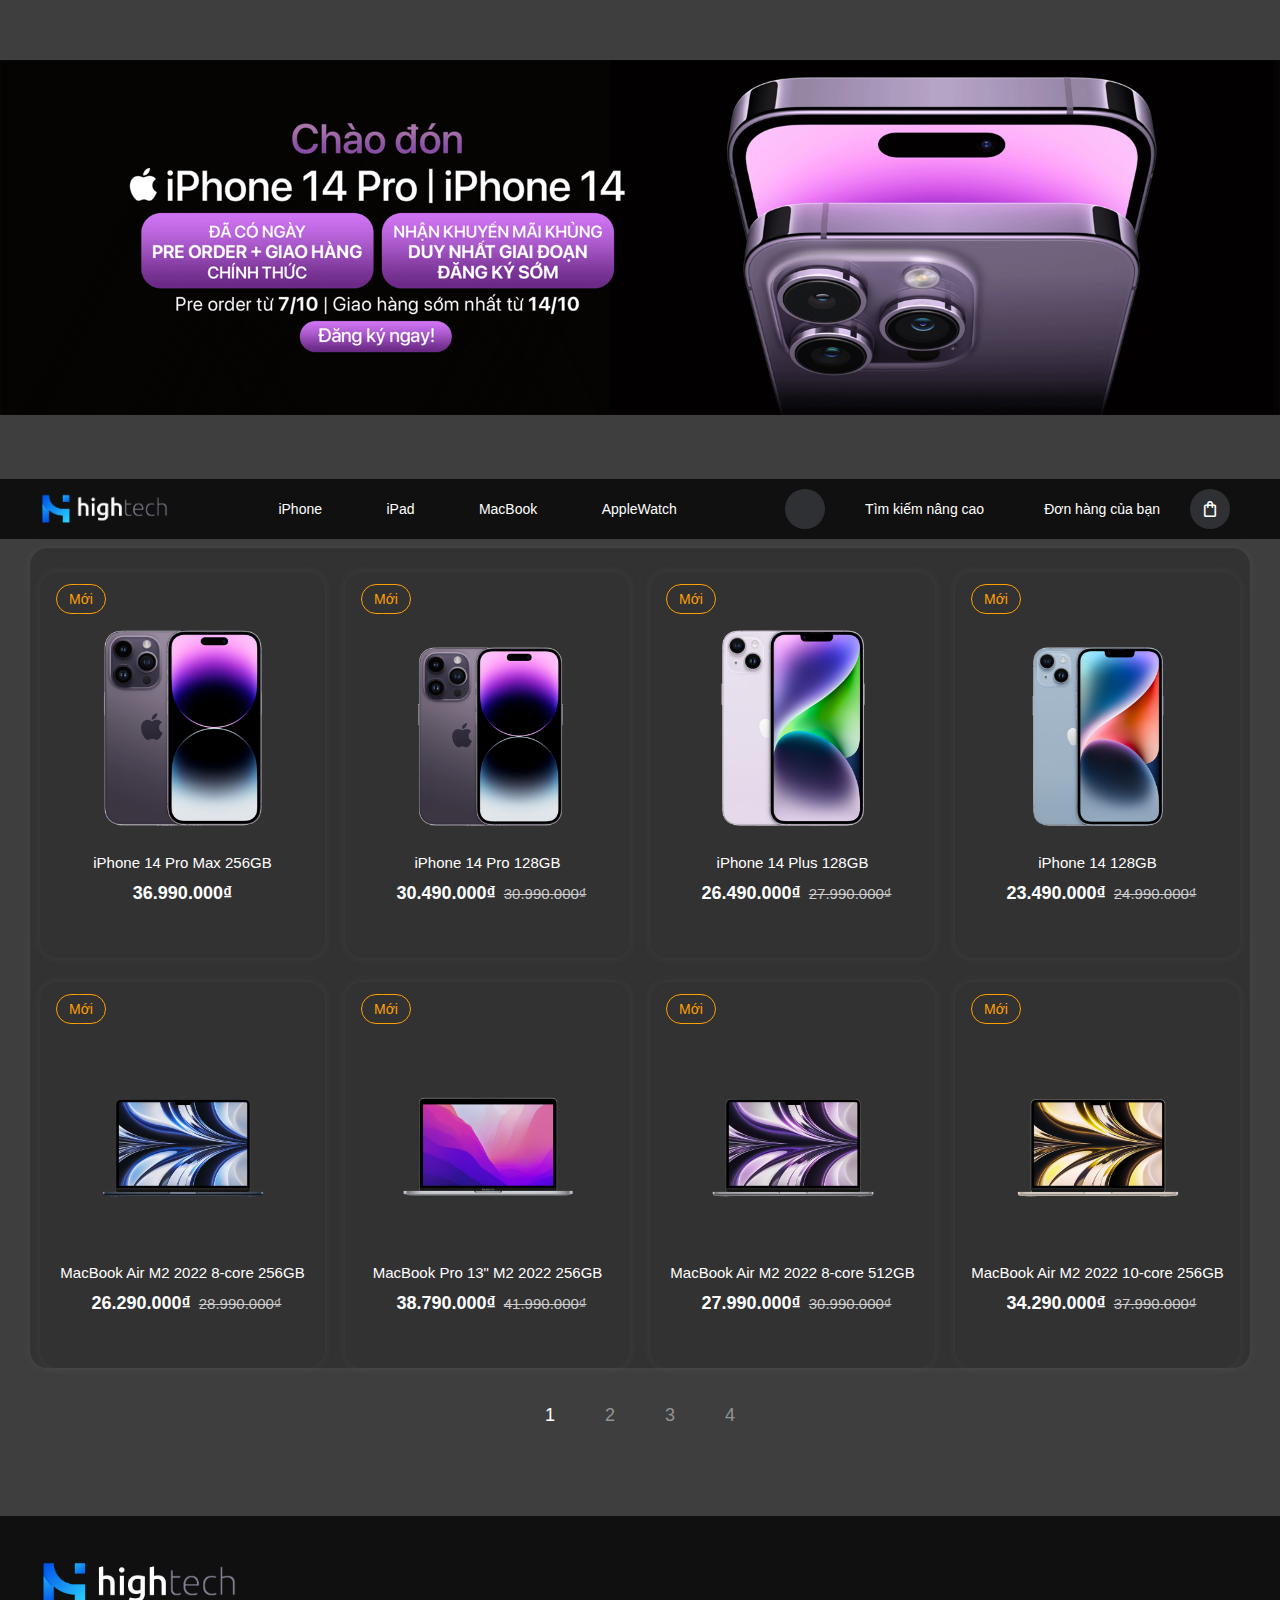
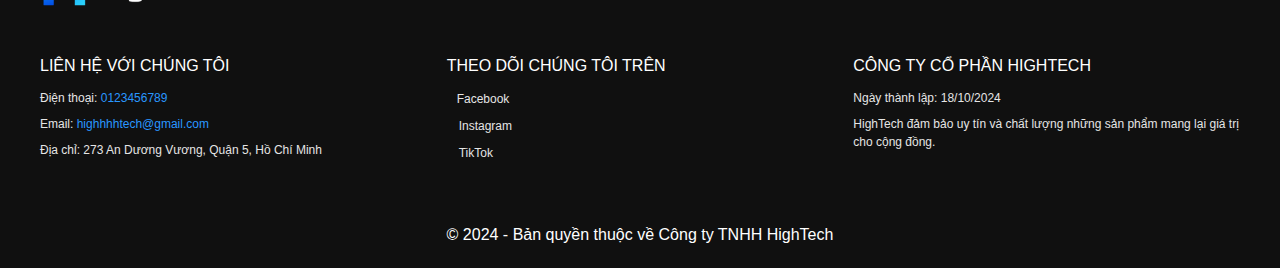
<file: index.html>
<!DOCTYPE html>
<html lang="vi">
    <head>
        <title>HighTech</title>
        <meta charset="UTF-8" />
        <meta http-equiv="X-UA-Compatible" content="IE=edge" />
        <meta name="viewport" content="width=device-width, initial-scale=1.0" />
        <link rel="icon" href="./img/logo-icon.png" type="image/x-icon" />
        <link
            rel="stylesheet"
            href="https://fonts.googleapis.com/css2?family=Material+Symbols+Rounded:opsz,wght,FILL,GRAD@48,400,0,0"
        />
        <link
            rel="stylesheet"
            href="https://unicons.iconscout.com/release/v4.0.0/css/line.css"
        />
        <link
            rel="stylesheet"
            href="https://cdnjs.cloudflare.com/ajax/libs/font-awesome/6.2.0/css/all.min.css"
            integrity="sha512-xh6O/CkQoPOWDdYTDqeRdPCVd1SpvCA9XXcUnZS2FmJNp1coAFzvtCN9BmamE+4aHK8yyUHUSCcJHgXloTyT2A=="
            crossorigin="anonymous"
            referrerpolicy="no-referrer"
        />
        <link rel="stylesheet" href="./css/grid.css" />
        <link rel="stylesheet" href="./css/style.css" />
        <link rel="stylesheet" href="./css/base.css" />
        <link rel="stylesheet" href="./css/responsive.css" />
    </head>

    <body>
        <div id="main">
            <!-- Header -->
            <header class="header">
                <div class="grid wide">
                    <div class="header__navbar">
                        <a href="index.html" class="header__logo">
                            <img
                                src="./img/logo.png"
                                class="header__logo-img"
                                alt=""
                            />
                        </a>

                        <ul class="header__navbar-list">
                            <li class="header__navbar-item">
                                <a
                                    href="index.html?iphone"
                                    class="header__navbar-item-link"
                                    >iPhone</a
                                >
                            </li>
                            <li class="header__navbar-item">
                                <a
                                    href="index.html?ipad"
                                    class="header__navbar-item-link"
                                    >iPad</a
                                >
                            </li>
                            <li class="header__navbar-item">
                                <a
                                    href="index.html?macbook"
                                    class="header__navbar-item-link"
                                    >MacBook</a
                                >
                            </li>
                            <li class="header__navbar-item">
                                <a
                                    href="index.html?apple-watch"
                                    class="header__navbar-item-link"
                                    >AppleWatch</a
                                >
                            </li>
                        </ul>

                        <div class="header__right-box">
                            <div
                                class="header__search"
                                onclick="document.getElementById('search-bar').style.display='flex'"
                            >
                                <i class="fa-solid fa-magnifying-glass"></i>
                            </div>
                            <li class="header__navbar-item">
                                <a
                                    href="index.html?advSearch"
                                    class="header__navbar-item-link"
                                    >Tìm kiếm nâng cao</a
                                >
                            </li>
                            <li class="header__navbar-item">
                                <a
                                    href="index.html?order"
                                    class="header__navbar-item-link"
                                    onclick="showOrderPage()"
                                    >Đơn hàng của bạn</a
                                >
                            </li>

                            <div class="header__cart" onclick="showCartPage()">
                                <span
                                    class="header__cart-icon material-symbols-rounded"
                                    >shopping_bag</span
                                >
                                <span class="header__cart-quantity"></span>
                            </div>

                            <div class="header__user-group">
                                <div
                                    class="header__none-user"
                                    onclick="document.getElementById('account__modal').style.display='flex'"
                                >
                                    <i class="fa-solid fa-user"></i>
                                </div>

                                <div class="header__user">
                                    <span class="header__user-name"></span>
                                    <div class="header__group-menu">
                                        <div
                                            id="log-out"
                                            class="header__log-out"
                                            onclick="LogOut()"
                                        >
                                            Đăng xuất
                                        </div>
                                    </div>
                                </div>
                            </div>

                            <!-- Mobile & Tablet-->
                            <div class="mobile__menu">
                                <span class="mobile__menu-btn">
                                    <i class="fa-solid fa-bars"></i>
                                </span>

                                <div class="mobile__list scrollbar">
                                    <span class="close">
                                        <i
                                            class="close-btn fa-solid fa-xmark"
                                        ></i>
                                    </span>

                                    <div class="mobile__header">
                                        <img
                                            src="./img/logo.png"
                                            alt=""
                                            class="mobile__header-logo"
                                        />
                                    </div>

                                    <div class="hello-user">
                                        <span class="material-symbols-rounded"
                                            >waving_hand</span
                                        >
                                        <p></p>
                                    </div>

                                    <div class="mobile__box user-account">
                                        <h3 class="mobile__box-header">
                                            TÀI KHOẢN
                                        </h3>
                                        <ul class="header__navbar-list">
                                            <li class="header__navbar-item">
                                                <span
                                                    class="material-symbols-rounded mobile-icon"
                                                    >person</span
                                                >
                                                <div
                                                    id="mobile-sign-up"
                                                    class="header__navbar-item-link"
                                                >
                                                    Đăng ký
                                                </div>
                                            </li>
                                            <li class="header__navbar-item">
                                                <span
                                                    class="material-symbols-rounded mobile-icon"
                                                    >login</span
                                                >
                                                <div
                                                    id="mobile-sign-in"
                                                    class="header__navbar-item-link"
                                                >
                                                    Đăng nhập
                                                </div>
                                            </li>
                                        </ul>
                                    </div>
                                    <div class="mobile__box user-info">
                                        <h3 class="mobile__box-header">
                                            THÔNG TIN TÀI KHOẢN
                                        </h3>
                                        <ul class="header__navbar-list">
                                            <li
                                                class="header__navbar-item admin-interface"
                                            >
                                                <span
                                                    class="material-symbols-rounded mobile-icon"
                                                    >settings</span
                                                >
                                                <a
                                                    href="admin.html"
                                                    class="header__navbar-item-link"
                                                    >Trang quản trị</a
                                                >
                                            </li>
                                            <li
                                                class="header__navbar-item mobile-cart"
                                            >
                                                <span
                                                    class="header__cart-icon material-symbols-rounded mobile-icon"
                                                    >shopping_bag</span
                                                >
                                                <span
                                                    class="header__cart-quantity mobile-cart-quantity"
                                                ></span>
                                                <a
                                                    href="index.html?cart"
                                                    class="header__navbar-item-link"
                                                    >Giỏ hàng của bạn</a
                                                >
                                            </li>
                                            <li class="header__navbar-item">
                                                <span
                                                    class="material-symbols-rounded mobile-icon"
                                                    >assignment</span
                                                >
                                                <a
                                                    href="index.html?order"
                                                    class="header__navbar-item-link"
                                                    >Đơn hàng của bạn</a
                                                >
                                            </li>
                                            <li class="header__navbar-item">
                                                <span
                                                    class="material-symbols-rounded mobile-icon"
                                                    >logout</span
                                                >
                                                <div
                                                    id="log-out"
                                                    class="header__navbar-item-link"
                                                    onclick="LogOut()"
                                                >
                                                    Đăng xuất
                                                </div>
                                            </li>
                                        </ul>
                                    </div>
                                    <div class="mobile__box">
                                        <h3 class="mobile__box-header">
                                            CATEGORIES
                                        </h3>
                                        <ul class="header__navbar-list">
                                            <li class="header__navbar-item">
                                                <span
                                                    class="material-symbols-rounded mobile-icon"
                                                    >phone_android</span
                                                >
                                                <a
                                                    href="index.html?iphone"
                                                    class="header__navbar-item-link"
                                                    >iPhone</a
                                                >
                                            </li>
                                            <li class="header__navbar-item">
                                                <span
                                                    class="material-symbols-rounded mobile-icon"
                                                    >tablet_mac</span
                                                >
                                                <a
                                                    href="index.html?ipad"
                                                    class="header__navbar-item-link"
                                                    >iPad</a
                                                >
                                            </li>
                                            <li class="header__navbar-item">
                                                <span
                                                    class="material-symbols-rounded mobile-icon"
                                                    >laptop_mac</span
                                                >
                                                <a
                                                    href="index.html?macbook"
                                                    class="header__navbar-item-link"
                                                    >MacBook</a
                                                >
                                            </li>
                                            <li class="header__navbar-item">
                                                <span
                                                    class="material-symbols-rounded mobile-icon"
                                                    >watch</span
                                                >
                                                <a
                                                    href="index.html?apple-watch"
                                                    class="header__navbar-item-link"
                                                    >AppleWatch</a
                                                >
                                            </li>
                                        </ul>
                                    </div>
                                </div>
                            </div>

                            <div class="mobile-overlay"></div>
                            <!--  -->
                        </div>

                        <div id="search-bar" class="header__searchbar">
                            <div class="header__searcbar-container">
                                <i class="fa-solid fa-magnifying-glass"></i>
                                <input
                                    id="search-info"
                                    type="text"
                                    class="header__search-input"
                                    placeholder="Nhập tên sản phẩm"
                                />
                                <span
                                    onclick="document.getElementById('search-bar').style.display='none'"
                                    class="header__searchbar-close"
                                >
                                    <i class="fa-solid fa-xmark"></i>
                                </span>
                            </div>
                        </div>
                    </div>
                </div>
            </header>

            <!-- Product -->
            <div id="body" class="product">
                <!-- Slider -->
                <div class="slider">
                    <div class="slide__box">
                        <img
                            src="./img/slide/slide1.png"
                            alt=""
                            class="slide__img"
                        />
                    </div>
                    <div class="slide__box">
                        <img
                            src="./img/slide/slide2.png"
                            alt=""
                            class="slide__img"
                        />
                    </div>
                    <div class="slide__box">
                        <img
                            src="./img/slide/slide3.png"
                            alt=""
                            class="slide__img"
                        />
                    </div>
                    <div class="slide__box">
                        <img
                            src="./img/slide/silde4.png"
                            alt=""
                            class="slide__img"
                        />
                    </div>
                </div>

                <div class="grid wide">
                    <div class="product__header">
                        <div class="product__logo">
                            <i
                                class="product__logo-icon fa-brands fa-apple"
                            ></i>
                            <span class="product__logo-name"></span>
                        </div>
                    </div>

                    <!-- Product filter -->
                    <ul class="product__filter"></ul>

                    <!-- Product list -->
                    <div id="show-product" class="row"></div>

                    <!-- Pagination -->
                    <div class="product__pagination">
                        <div class="pagination-prev">
                            <i
                                class="pagination-prev__icon fa-solid fa-arrow-left"
                            ></i>
                        </div>
                        <div class="product__pagination-list"></div>
                        <div class="pagination-next">
                            <i
                                class="pagination-next__icon fa-solid fa-arrow-right"
                            ></i>
                        </div>
                    </div>
                </div>
            </div>

            <!-- Product detail -->
            <div class="product__detail">
                <div class="grid wide">
                    <div id="show-product-detail" class="row"></div>
                </div>
            </div>
            <div class="advSearch">
                <section
                    style="
                        margin: 50px auto;
                        width: 50%;
                        background-color: white;
                        box-shadow: 0 4px 8px 0 rgba(0, 0, 0, 0.2);
                        border-radius: 8px;
                        padding: 30px;
                        display: flex;
                        flex-direction: column;
                        align-items: center;
                    "
                >
                    <h2 style="text-align: center; margin: 10px 0 20px">
                        Tìm kiếm nâng cao
                    </h2>
                    <form
                        onsubmit="event.preventDefault(); window.location.href='index.html';"
                        style="
                            width: 100%;
                            display: grid;
                            grid-template-columns: 1fr 3fr;
                            row-gap: 20px;
                            column-gap: 20px;
                            align-items: center;
                        "
                    >
                        <div style="display: contents">
                            <label
                                for="name"
                                style="
                                    text-align: left;
                                    font-size: 16px;
                                    font-weight: 500;
                                "
                                >Tên sản phẩm</label
                            >
                            <input
                                type="text"
                                id="name"
                                required
                                style="
                                    width: 100%;
                                    height: 35px;
                                    padding: 5px 10px;
                                    font-size: 16px;
                                    border: 1px solid rgb(221, 201, 201);
                                    border-radius: 5px;
                                "
                            />
                        </div>
                        <div style="display: contents">
                            <label
                                for="brand"
                                style="
                                    text-align: left;
                                    font-size: 16px;
                                    font-weight: 500;
                                "
                                >Loại</label
                            >
                            <select
                                id="brand"
                                style="
                                    width: 100%;
                                    height: 35px;
                                    padding: 5px 10px;
                                    font-size: 16px;
                                    border: 1px solid rgb(221, 201, 201);
                                    border-radius: 5px;
                                "
                            >
                                <option value="iPhone">IPhone</option>
                                <option value="iPad">IPad</option>
                                <option value="MacBook">MacBook</option>
                                <option value="AppleWatch">AppleWatch</option>
                            </select>
                        </div>
                        <div style="display: contents">
                            <label
                                for="priceFrom"
                                style="
                                    text-align: left;
                                    font-size: 16px;
                                    font-weight: 500;
                                "
                                >Giá từ</label
                            >
                            <div
                                style="
                                    display: flex;
                                    gap: 10px;
                                    align-items: center;
                                "
                            >
                                <input
                                    type="number"
                                    id="priceFrom"
                                    min="0"
                                    step="100000"
                                    style="
                                        width: calc(50% - 5px);
                                        height: 35px;
                                        padding: 5px 10px;
                                        font-size: 16px;
                                        border: 1px solid rgb(221, 201, 201);
                                        border-radius: 5px;
                                    "
                                />
                                <span style="font-size: 16px; color: #333"
                                    >đến</span
                                >
                                <input
                                    type="number"
                                    id="priceTo"
                                    min="0"
                                    step="100000"
                                    style="
                                        width: calc(50% - 5px);
                                        height: 35px;
                                        padding: 5px 10px;
                                        font-size: 16px;
                                        border: 1px solid rgb(221, 201, 201);
                                        border-radius: 5px;
                                    "
                                />
                            </div>
                        </div>
                        <button
                            style="
                                grid-column: span 2;
                                width: 40%;
                                font-size: 18px;
                                margin: 20px auto;
                                padding: 10px 15px;
                                border: 2px solid black;
                                background-color: #000;
                                font-weight: bold;
                                cursor: pointer;
                                border-radius: 5px;
                                color: #fff;
                                text-align: center;
                                transition: transform 0.2s, box-shadow 0.2s;
                            "
                        >
                            Tìm kiếm
                        </button>
                    </form>
                </section>
            </div>
            <!-- Search empty -->
            <div id="search__empty"></div>

            <!-- Cart -->
            <div class="cart">
                <div class="grid wide">
                    <div class="cart__wrapper">
                        <div class="cart__header">
                            <h3 class="cart__heading">Đơn đặt hàng</h3>
                        </div>
                        <div class="row cart-box">
                            <div class="col l-4 m-12 c-12">
                                <div class="cart__product">
                                    <div class="cart__product-header">
                                        <h3 class="cart__product__heading">
                                            Giỏ hàng của bạn
                                        </h3>
                                    </div>
                                    <ul class="cart__product-list"></ul>
                                    <div class="cart__product-total">
                                        <h5 class="cart__product-total-text">
                                            Tổng tiền:
                                        </h5>
                                        <h5
                                            class="cart__product-total-price"
                                        ></h5>
                                    </div>
                                </div>
                            </div>
                            <div class="col l-8 m-12 c-12">
                                <form
                                    class="cart__form"
                                    onsubmit="orderProduct(); return false"
                                >
                                    <div class="cart__form-select">
                                        <h5 class="cart__form-header">
                                            Thông tin khách hàng
                                        </h5>
                                        <div class="cart__form-select-box">
                                            <input
                                                id="men"
                                                class="cart__form-select-input"
                                                type="radio"
                                                value=""
                                                name="sex"
                                                required
                                            />
                                            <label
                                                for="men"
                                                class="cart__form-select-label"
                                                >Anh</label
                                            >
                                            <input
                                                id="women"
                                                class="cart__form-select-input"
                                                type="radio"
                                                value=""
                                                name="sex"
                                                required
                                            />
                                            <label
                                                for="women"
                                                class="cart__form-select-label"
                                                >Chị</label
                                            >
                                        </div>
                                    </div>

                                    <div class="cart__form-info">
                                        <div class="cart__form-info-box">
                                            <label
                                                for="fullname"
                                                class="cart__form-info-lable"
                                                >Họ tên: *</label
                                            >
                                            <input
                                                id="fullname"
                                                class="cart__form-info-input"
                                                type="text"
                                                value="Xin chào"
                                                placeholder="Nhập họ tên"
                                                required
                                            />
                                        </div>
                                        <div class="cart__form-info-box">
                                            <label
                                                for="phone"
                                                class="cart__form-info-lable"
                                                >Số điện thoại: *</label
                                            >
                                            <input
                                                id="phone"
                                                class="cart__form-info-input"
                                                type="text"
                                                value="0795718425"
                                                placeholder="Nhập số điện thoại"
                                                required
                                            />
                                            <span class="error-phone"
                                                >Số điện thoại phải có 10 chữ
                                                số</span
                                            >
                                        </div>
                                        <div class="cart__form-info-box">
                                            <div class="address">
                                                <div
                                                    class="title"
                                                    style="
                                                        color: red;
                                                        font-weight: 700;
                                                    "
                                                >
                                                    <i
                                                        class="uil uil-location-point"
                                                        style="
                                                            margin-right: 10px;
                                                        "
                                                    ></i
                                                    >Địa chỉ nhận hàng
                                                </div>
                                                <div
                                                    class="firstEle"
                                                    style="
                                                        display: flex;
                                                        align-items: center;
                                                        justify-content: space-between;
                                                        margin: 10px 0;
                                                    "
                                                >
                                                    <p>
                                                        Xin chào | SĐT: 0386 053
                                                        241
                                                    </p>
                                                    <p>
                                                        Địa chỉ: 273 An Dương
                                                        Vương, p4, q5, TP Hồ Chí
                                                        Minh
                                                    </p>
                                                    <p
                                                        style="
                                                            color: blue;
                                                            text-decoration: none;
                                                            cursor: pointer;
                                                        "
                                                        onclick="swapListAddress(1)"
                                                    >
                                                        Thay đổi
                                                    </p>
                                                </div>
                                            </div>
                                        </div>
                                    </div>
                                    <div class="cart__form-select">
                                        <h5 class="cart__form-header">
                                            Hình thức nhận hàng
                                        </h5>
                                        <div class="cart__form-select-box">
                                            <input
                                                id="home"
                                                class="cart__form-select-input"
                                                type="radio"
                                                value="Giao tận nơi"
                                                name="ship"
                                                required
                                            />
                                            <label
                                                for="home"
                                                class="cart__form-select-label"
                                                >Giao tận nơi</label
                                            >
                                            <input
                                                id="shop"
                                                class="cart__form-select-input"
                                                type="radio"
                                                value="Nhận tại cửa hàng"
                                                name="ship"
                                                required
                                            />
                                            <label
                                                for="shop"
                                                class="cart__form-select-label"
                                                >Nhận tại cửa hàng</label
                                            >
                                        </div>
                                    </div>

                                    <div class="cart__form-select">
                                        <h5 class="cart__form-header">
                                            Phương thức thanh toán
                                        </h5>
                                        <div class="cart__form-select-box">
                                            <input
                                                id="cash"
                                                class="cart__form-select-input"
                                                type="radio"
                                                value="Tiền mặt"
                                                name="payment"
                                                required
                                            />
                                            <label
                                                for="cash"
                                                class="cart__form-select-label"
                                                >Tiền mặt</label
                                            >
                                            <input
                                                id="transfer"
                                                class="cart__form-select-input"
                                                type="radio"
                                                value="Chuyển khoản"
                                                name="payment"
                                                required
                                            />
                                            <label
                                                for="transfer"
                                                class="cart__form-select-label"
                                                >Chuyển khoản</label
                                            >
                                        </div>
                                    </div>

                                    <!-- <button onclick="submitOrder()" style="background: blue; color: #fff; font-weight: 700; border: none; border-radius: 5px; padding: 10px;">
                                        XÁC NHẬN
                                    </button> -->

                                    <!-- <script>
                                        function submitOrder() {
                                            // Lấy giá trị hình thức nhận hàng
                                            const shipMethod = document.querySelector('input[name="ship"]:checked')?.value;
                                            // Lấy giá trị phương thức thanh toán
                                            const paymentMethod = document.querySelector('input[name="payment"]:checked')?.value;
                                    
                                            // Kiểm tra nếu chưa chọn hình thức nhận hàng hoặc thanh toán
                                            if (!shipMethod || !paymentMethod) {
                                                alert("Vui lòng chọn đầy đủ hình thức nhận hàng và phương thức thanh toán.");
                                                return;
                                            }
                                    
                                            // Hiển thị thông báo đã chọn
                                            alert(`Bạn đã chọn:\n- Hình thức nhận hàng: ${shipMethod}\n- Phương thức thanh toán: ${paymentMethod}`);
                                            // Chuyển hướng hoặc xử lý tiếp theo
                                            window.location.href = 'index.html?cart';
                                        }
                                    </script> -->

                                    <button class="cart__buy-btn" type="submit">
                                        Đặt hàng
                                    </button>
                                </form>
                                <section class="listAddress">
                                    <h2>Địa chỉ</h2>
                                    <div
                                        class="address"
                                        style="
                                            padding: 5px;
                                            display: flex;
                                            gap: 10px;
                                            margin-top: 10px;
                                            box-shadow: rgba(0, 0, 0, 0.2) 0px
                                                4px 8px 0px;
                                        "
                                    >
                                        <input
                                            type="radio"
                                            class="radio-button"
                                            name="address-option"
                                            id="option1"
                                            value="option1"
                                            checked
                                        />
                                        <div class="detail">
                                            <p>
                                                <strong>Nhom21</strong> | 0386
                                                053 241
                                            </p>
                                            <p>
                                                120 Nguyễn Trãi, p2, q5, TP Hồ
                                                Chí Minh
                                            </p>
                                        </div>
                                        <p
                                            class="default"
                                            style="
                                                display: flex;
                                                align-items: center;
                                                justify-content: center;
                                                color: red;
                                                border: 1px solid red;
                                                padding: 5px 20px;
                                                border-radius: 2px;
                                                font-weight: 700;
                                            "
                                        >
                                            Mặc định
                                        </p>
                                    </div>
                                    <div
                                        class="address"
                                        style="
                                            padding: 5px;
                                            display: flex;
                                            gap: 10px;
                                            margin-top: 10px;
                                            box-shadow: rgba(0, 0, 0, 0.2) 0px
                                                4px 8px 0px;
                                        "
                                    >
                                        <input
                                            type="radio"
                                            class="radio-button"
                                            name="address-option"
                                            id="option1"
                                            value="option1"
                                        />
                                        <div class="detail">
                                            <p>
                                                <strong>Nhom21</strong> | 0386
                                                053 241
                                            </p>
                                            <p>
                                                558 Trần Hưng Đạo, p2, q5, TP Hồ
                                                Chí Minh
                                            </p>
                                        </div>
                                    </div>
                                    <br />
                                    <p
                                        onclick="swapListAddress(2)"
                                        style="
                                            color: red;
                                            text-decoration: none;
                                            cursor: pointer;
                                        "
                                    >
                                        <i class="uil uil-plus-circle"></i>
                                        Thêm địa chỉ mới
                                    </p>
                                    <br />
                                    <br />
                                    <button
                                        onclick="showToast('success', 'Thành công!', `Chọn địa chỉ thành công`);setTimeout(() => { window.location.href = 'index.html?cart'; }, 1000);"
                                        style="
                                            background: blue;
                                            color: #fff;
                                            font-weight: 700;
                                            border: none;
                                            border-radius: 5px;
                                            padding: 10px;
                                        "
                                    >
                                        XÁC NHẬN
                                    </button>
                                </section>
                                <section
                                    class="addListAddress"
                                    style="padding: 16px"
                                >
                                    <h1>Địa Chỉ Mới</h1>
                                    <div
                                        class="cart__form-info"
                                        style="display: block"
                                    >
                                        <div class="cart__form-info-box">
                                            <label
                                                for="fullname"
                                                class="cart__form-info-lable"
                                                >Họ tên:</label
                                            >
                                            <input
                                                id="fullname"
                                                class="cart__form-info-input"
                                                type="text"
                                                value="Xin chào"
                                                placeholder="Nhập họ tên"
                                                required
                                            />
                                        </div>
                                        <div class="cart__form-info-box">
                                            <label
                                                for="phone"
                                                class="cart__form-info-lable"
                                                >Số điện thoại: *</label
                                            >
                                            <input
                                                id="phone"
                                                class="cart__form-info-input"
                                                type="text"
                                                value="0795718425"
                                                placeholder="Nhập số điện thoại"
                                                required
                                            />
                                            <span class="error-phone"
                                                >Số điện thoại phải có 10 chữ
                                                số</span
                                            >
                                        </div>
                                        <div class="cart__form-info-box">
                                            <label
                                                for="fullname"
                                                class="cart__form-info-lable"
                                                >Địa chỉ:</label
                                            >
                                            <input
                                                id="fullname"
                                                class="cart__form-info-input"
                                                type="text"
                                                value="Xin chào"
                                                placeholder="Nhập họ tên"
                                                required
                                            />
                                        </div>
                                    </div>
                                    <a href="javascript:void(0);">
                                        <button
                                            onclick="showToast('success', 'Thành công!', `Thêm địa chỉ mới thành công`); setTimeout(() => { window.location.href = 'index.html?cart'; }, 1000);"
                                            style="
                                                background: blue;
                                                color: #fff;
                                                font-weight: 700;
                                                border: none;
                                                border-radius: 5px;
                                                padding: 10px;
                                            "
                                        >
                                            HOÀN THÀNH
                                        </button>
                                    </a>
                                </section>
                            </div>
                        </div>
                    </div>

                    <!-- Cart empty -->
                    <div class="empty cart__empty">
                        <h3 class="empty-noti">
                            Giỏ hàng của bạn chưa có sản phẩm nào!
                        </h3>
                        <img
                            src="./img/cart-empty.png"
                            alt=""
                            class="empty-img"
                        />
                        <div style="height: 200px"></div>
                    </div>
                </div>
            </div>

            <!-- Order -->
            <div class="order">
                <div class="grid wide">
                    <div class="order__wrapper">
                        <div class="oder__header">
                            <h3 class="order__heading">Đơn hàng đã đặt</h3>
                        </div>
                        <div class="show-order"></div>
                    </div>

                    <!-- Order empty -->
                    <div class="empty order__empty">
                        <h3 class="empty-noti">Bạn không có đơn hàng nào!</h3>
                        <img
                            src="./img/order-empty.png"
                            alt=""
                            class="empty-img"
                            style="width: 200px"
                        />
                        <div style="height: 200px"></div>
                    </div>
                </div>
            </div>

            <!-- Toast message -->
            <div class="toast"></div>

            <!-- Footer -->
            <footer class="footer">
                <div class="grid wide">
                    <div class="row">
                        <div class="col l-12 c-12">
                            <div class="footer__logo">
                                <img
                                    src="./img/logo.png"
                                    alt=""
                                    class="footer__logo-img"
                                />
                            </div>
                        </div>
                        <div class="col l-4 c-12">
                            <h3 class="footer__heading">
                                LIÊN HỆ VỚI CHÚNG TÔI
                            </h3>
                            <ul class="footer__list">
                                <li class="footer__item">
                                    Điện thoại:
                                    <a
                                        href="tel:0976124506"
                                        class="footer__item-link footer__phone"
                                        >0123456789</a
                                    >
                                </li>
                                <li class="footer__item">
                                    Email:
                                    <a
                                        href="mailto:highhhhtech@gmail.com"
                                        class="footer__item-link footer__email"
                                        >highhhhtech@gmail.com</a
                                    >
                                </li>
                                <li class="footer__item">
                                    Địa chỉ: 273 An Dương Vương, Quận 5, Hồ Chí
                                    Minh
                                </li>
                            </ul>
                        </div>
                        <div class="col l-4 c-12">
                            <h3 class="footer__heading">
                                THEO DÕI CHÚNG TÔI TRÊN
                            </h3>
                            <ul class="footer__list social">
                                <li class="footer__item">
                                    <a href="" class="footer__item-link">
                                        <i
                                            class="footer__item-icon fa-brands fa-facebook"
                                        ></i>
                                        <span>Facebook</span>
                                    </a>
                                </li>
                                <li class="footer__item">
                                    <a href="" class="footer__item-link">
                                        <i
                                            class="footer__item-icon fa-brands fa-instagram"
                                        ></i>
                                        <span>Instagram</span>
                                    </a>
                                </li>
                                <li class="footer__item">
                                    <a href="" class="footer__item-link">
                                        <i
                                            class="footer__item-icon fa-brands fa-tiktok"
                                        ></i>
                                        <span>TikTok</span>
                                    </a>
                                </li>
                            </ul>
                        </div>
                        <div class="col l-4 c-12">
                            <h3 class="footer__heading">
                                CÔNG TY CỔ PHẦN HIGHTECH
                            </h3>
                            <ul class="footer__list">
                                <li class="footer__item">
                                    Ngày thành lập: 18/10/2024
                                </li>
                                <li class="footer__item">
                                    HighTech đảm bảo uy tín và chất lượng những
                                    sản phẩm mang lại giá trị cho cộng đồng.
                                </li>
                            </ul>
                        </div>
                        <div class="col l-12 c-12">
                            <p class="footer__copyright">
                                © 2024 - Bản quyền thuộc về Công ty TNHH
                                HighTech
                            </p>
                        </div>
                    </div>
                </div>
            </footer>

            <!-- Account Modal -->
            <div
                id="account__modal"
                class="modal"
                onclick="document.getElementById('account__modal').style.display='none'"
            >
                <div class="modal-overlay"></div>

                <div class="modal-body">
                    <!-- Sign up -->
                    <div id="sign-up" class="account-form">
                        <span
                            onclick="document.getElementById('account__modal').style.display='none'"
                            class="close"
                        >
                            <i class="close-btn fa-solid fa-xmark"></i>
                        </span>
                        <form
                            class="account-form__container"
                            onsubmit="return createAccount()"
                        >
                            <div class="account-form__header">
                                <h3 class="account-form__heading">Đăng ký</h3>
                            </div>

                            <div class="account-form__form">
                                <div class="account-form__box">
                                    <i
                                        class="account-form__box-icon uil uil-user"
                                    ></i>
                                    <input
                                        id="user-name"
                                        type="text"
                                        class="account-form__input"
                                        placeholder="Tên người dùng"
                                        required
                                    />
                                </div>

                                <div class="account-form__box">
                                    <i
                                        class="account-form__box-icon uil uil-envelope"
                                    ></i>
                                    <input
                                        id="email"
                                        type="email"
                                        class="account-form__input"
                                        placeholder="Email của bạn"
                                        required
                                    />
                                    <span class="error email"></span>
                                </div>

                                <div class="account-form__box">
                                    <i
                                        class="account-form__box-icon uil uil-lock-alt"
                                    ></i>
                                    <input
                                        id="true-password"
                                        type="password"
                                        class="account-form__input password"
                                        placeholder="Nhập mật khẩu"
                                        required
                                    />
                                </div>

                                <div class="account-form__box">
                                    <i
                                        class="account-form__box-icon uil uil-lock-alt"
                                    ></i>
                                    <input
                                        id="re-password"
                                        type="password"
                                        class="account-form__input password"
                                        placeholder="Nhập lại mật khẩu"
                                        required
                                    />
                                    <span
                                        class="account-form__box-showpass sign-up-showpass"
                                        onclick="showPassword()"
                                    >
                                        <i
                                            class="uil uil-eye-slash show-hide"
                                        ></i>
                                    </span>
                                    <span class="error password"></span>
                                </div>
                            </div>

                            <div class="account-form__policy">
                                <input
                                    type="checkbox"
                                    name=""
                                    id="policy_check"
                                    required
                                />
                                <label
                                    for="policy_check"
                                    class="account-form__policy-lable"
                                >
                                    <p class="account-form__policy-text">
                                        Tôi đồng ý với
                                        <strong
                                            class="account-form__policy-info"
                                            >Điều khoản dịch vụ</strong
                                        >
                                        &
                                        <strong
                                            class="account-form__policy-info"
                                            >Chính sách bảo mật</strong
                                        >
                                    </p>
                                </label>
                            </div>

                            <button class="account-form__btn" type="submit">
                                Đăng ký
                            </button>

                            <div class="account-form__switch">
                                Bạn đã có tài khoản?
                                <span
                                    id="sign-in-btn"
                                    class="account-form__switch-btn"
                                    onclick="showSignIn()"
                                    >Đăng nhập</span
                                >
                            </div>
                        </form>
                    </div>

                    <!-- Sign in -->
                    <div id="sign-in" class="account-form">
                        <span
                            onclick="document.getElementById('account__modal').style.display='none'"
                            class="close"
                        >
                            <i class="close-btn close fa-solid fa-xmark"></i>
                        </span>
                        <form
                            class="account-form__container"
                            onsubmit="LogIn(); return false"
                        >
                            <div class="account-form__header">
                                <h3 class="account-form__heading">Đăng nhập</h3>
                            </div>

                            <div class="account-form__form">
                                <div class="account-form__box">
                                    <i
                                        class="account-form__box-icon uil uil-envelope"
                                    ></i>
                                    <input
                                        id="sign-in-email"
                                        type="text"
                                        class="account-form__input"
                                        placeholder="Email của bạn"
                                        required
                                    />
                                </div>

                                <div class="account-form__box">
                                    <i
                                        class="account-form__box-icon uil uil-lock-alt"
                                    ></i>
                                    <input
                                        id="sign-in-password"
                                        type="password"
                                        class="account-form__input"
                                        placeholder="Mật khẩu"
                                        required
                                    />
                                    <span
                                        class="account-form__box-showpass sign-in-showpass"
                                        onclick="showSignInPassword()"
                                    >
                                        <i
                                            class="uil uil-eye-slash show-hide"
                                        ></i>
                                    </span>
                                </div>
                            </div>

                            <button class="account-form__btn">Đăng nhập</button>

                            <div class="account-form__switch">
                                Bạn chưa có tài khoản?
                                <span
                                    id="sign-up-btn"
                                    class="account-form__switch-btn"
                                    onclick="showSignUp()"
                                    >Đăng ký</span
                                >
                            </div>
                        </form>
                    </div>
                </div>
            </div>
        </div>

        <script src="./js/app.js"></script>
        <script src="./js/page.js"></script>
        <script src="./js/product.js"></script>
        <script src="./js/account.js"></script>
        <script src="./js/search.js"></script>
        <script src="./js/slider.js"></script>
        <script src="./js/cart.js"></script>
        <script src="./js/advSearch.js"></script>
        <script>
            window.onload = function () {
                var url = window.location.href;
                var s = url.split("?");

                if (s[2] == undefined) {
                    if (s[1] == "order") {
                        showOrderPage();
                    } else if (s[1] == "cart") {
                        showCartProduct();
                    } else if (s[1] == "search") {
                        showProduct(1);
                    } else if (s[1] == "advSearch") {
                        showAdvSearch();
                    } else {
                        showProduct(1);
                    }
                } else {
                    showProductDetail();
                }
            };
        </script>
    </body>
</html>
</file>
<file: css/grid.css>
.grid {
    width: 100%;
    display: block;
}

.grid.wide {
    max-width: 1200px;
    margin: 0 auto;
}
div.row[id] {
    background-color: #323232;
    border-radius: 18px;
    box-shadow: 0 0 10px #80808029;
    margin-bottom: 10px;
}

.row {
    display: flex;
    flex-wrap: wrap;
    margin-left: -10px;
    margin-right: -10px;
}

.col {
    padding: 12px 10px;
}

.l-0 {
    display: none;
}

.l-3 {
    display: block;
    flex: 0 0 25%;
    max-width: 25%;
}

.l-4 {
    display: block;
    flex: 0 0 33.33333%;
    max-width: 33.33333%;
}

.l-6 {
    display: block;
    flex: 0 0 50%;
    max-width: 50%;
}

.l-8 {
    display: block;
    flex: 0 0 66.66667%;
}

.l-12 {
    display: block;
    flex: 0 0 100%;
    max-width: 100%;
}

/* low resolution PC */
@media (min-width: 1024px) and (max-width: 1239px) {
    .wide {
        width: 984px;
    }

    .wide .row {
        margin-left: -8px;
        margin-right: -8px;
    }

    .wide .col {
        padding: 12px 10px;
    }

    .wide .l-0 {
        display: none;
    }

    .wide .l-3 {
        display: block;
        flex: 0 0 25%;
        max-width: 25%;
    }

    .wide.l-4 {
        display: block;
        flex: 0 0 33.33333%;
        max-width: 33.33333%;
    }

    .wide.l-12 {
        display: block;
        flex: 0 0 100%;
        max-width: 100%;
    }
}

/* Tablet */
@media (min-width: 740px) and (max-width: 1023px) {
    .wide {
        width: 735px;
    }

    .row {
        margin-left: -8px;
        margin-right: -8px;
    }

    .col {
        padding: 12px 8px;
    }

    .m-0 {
        display: none;
    }

    .m-4 {
        display: block;
        flex: 0 0 33.33333%;
        max-width: 33.33333%;
    }

    .m-12 {
        display: block;
        flex: 0 0 100%;
        max-width: 100%;
    }
}

/* Mobile */
@media (max-width: 739px) {
    .row {
        margin-left: -4px;
        margin-right: -4px;
    }

    .col {
        padding: 8px 4px;
    }

    .c-0 {
        display: none;
    }

    .c-6 {
        display: block;
        flex: 0 0 50%;
        max-width: 50%;
    }

    .c-12 {
        display: block;
        flex: 0 0 100%;
        max-width: 100%;
    }
}
</file>
<file: css/style.css>
/* Header */
.header {
    height: var(--header-height);
    background-color: #101010;
    position: fixed;
    top: 0;
    left: 0;
    right: 0;
    z-index: 1;
}

.header__navbar {
    display: flex;
    align-items: center;
    justify-content: space-between;
    height: var(--header-height);
}

.header__logo {
    display: flex;
    align-items: center;
}

.header__logo-img {
    width: 130px;
}

.header__navbar-list {
    list-style: none;
    background-color: #101010;
}

.header__navbar-item {
    display: inline-block;
}

.header__navbar-item-link.header__navbar-item-link--active,
.header__navbar-item-link:hover {
    cursor: pointer;
    background-color: #2d2d2d;
}

.header__navbar-item-link {
    text-decoration: none;
    color: #fff;
    font-size: 14px;
    line-height: var(--header-height);
    padding: 0 30px;
    display: block;
}

.header__right-box {
    font-size: 14px;
    color: #fff;
    display: flex;
    align-items: center;
}

.header__search i {
    line-height: 40px;
}

.header__cart,
.header__search {
    width: 40px;
    height: 40px;
    border-radius: 50%;
    color: #fff;
    background-color: #2f3033;
    margin-right: 16px;
    text-align: center;
    position: relative;
}

.header__cart-quantity {
    font-size: 12px;
    position: absolute;
    top: -4px;
    right: 0;
    padding: 1px 4px;
    border-radius: 10px;
    background-color: #ff361d;
}

.header__cart-icon {
    font-size: 20px;
    line-height: 40px;
}

.header__search:hover,
.header__cart:hover {
    cursor: pointer;
    background-color: #5e5e60;
}

/* User group */
.header__user-group {
    display: flex;
    align-items: center;
}

.header__none-user:hover,
.header__user:hover {
    cursor: pointer;
    color: rgba(255, 255, 255, 0.7);
}

.header__none-user {
    font-size: 18px;
}

/* User & Admin */
.header__user,
.header__admin {
    position: relative;
    display: flex;
    align-items: center;
    cursor: pointer;
}

.header__user:hover .header__group-menu,
.header__admin:hover .header__group-menu {
    display: block;
}

.header__group-menu {
    min-width: 150px;
    position: absolute;
    top: calc(100% + 6px);
    left: 0;
    font-size: 14px;
    color: #333;
    background-color: #fff;
    padding: 4px 0;
    border-radius: 2px;
    box-shadow: 0 0 10px rgba(0, 0, 0, 0.5);
    display: none;
}

.header__admin-interface,
.header__user-order,
.header__log-out {
    padding: 8px 6px;
}

.header__user-order:hover,
.header__admin-interface:hover,
.header__log-out:hover {
    color: #ee4d2d;
    background-color: #fafafa;
}

.header__group-menu::before {
    content: "";
    border-width: 6px 10px;
    border-style: solid;
    border-color: transparent transparent #fff transparent;
    position: absolute;
    bottom: 100%;
    left: 12px;
}

.header__group-menu::after {
    content: "";
    width: 90px;
    height: 10px;
    position: absolute;
    bottom: 100%;
    left: 0;
}

/* User */
.header__user-name {
    font-size: 14px;
}

.header__user .header__log-out {
    padding: 10px 8px;
}

/* Order */
.header__user-order {
    display: block;
    text-decoration: none;
    color: #333;
}

/* Header search */
.header__searchbar {
    width: 675px;
    height: 100%;
    position: absolute;
    left: 50%;
    transform: translateX(-50%);
    background-color: #101010;
    animation: fadeIn ease 0.2s;
    display: none;
}

.header__searcbar-container {
    flex: 1;
    margin: auto;
    color: #fff;
    display: flex;
    align-items: center;
    background-color: #211f1f;
    padding: 14px 20px;
    border-radius: 30px;
    animation: slideLeft ease-out 0.5s;
}

.header__search-input {
    width: 100%;
    outline: none;
    border: none;
    color: #fff;
    background-color: #211f1f;
    font-size: 14px;
    padding: 0 12px;
}

.header__searchbar-close {
    font-size: 16px;
    cursor: pointer;
    padding: 0 6px;
}

.header__searchbar-close:hover {
    color: #ee4d2d;
}

/* Search empty */
.search__empty-notice {
    color: #fff;
    font-size: 26px;
    text-align: center;
    margin: 36px 0;
}

.search__empty-box {
    padding: 50px 0;
    margin-bottom: 32px;
    background-color: #323232;
    border-radius: 24px;
}

.search__empty-list {
    color: #fff;
    margin: auto;
    width: 500px;
}

.search__empty-list-heading {
    font-size: 18px;
    margin-bottom: 8px;
}

.search__empty-item {
    font-size: 14px;
    margin-bottom: 4px;
}
#lock-account{
    display:none;
}
/* Cart*/
.cart,
.order,
.advSearch {
    margin: var(--header-height) 0 150px 0;
    display: none;
}

.cart__wrapper {
    margin: 32px 0;
    border-radius: 7px;
    box-shadow: 0 0 5px rgba(0, 0, 0, 0.07);
    border: 1px solid #e5e5e5;
    background-color: #f5f5f5;
    padding: 12px 0;
    display: none;
}

.cart-box {
    flex-direction: row-reverse;
}

.cart__header,
.oder__header {
    margin-bottom: 24px;
    text-align: center;
}

.cart__heading,
.order__heading {
    font-size: 32px;
}

/* Cart product */
.cart__product {
    background-color: #fff;
    margin-right: 16px;
    border-radius: 6px;
    padding: 8px 0;
}

.cart__product-header {
    padding: 16px 0;
    margin: 0 16px;
    border-bottom: 2px solid #e5e5e5;
}

.cart__product__heading {
    font-size: 18px;
}

.cart__product-list {
    list-style-type: none;
    padding: 0 16px;
}

.cart__product-item {
    padding: 12px 0;
    border-bottom: 1px solid #e5e5e5;
}

.cart__product-item:last-child {
    border-bottom: 2px solid #e5e5e5;
}

.cart__product-box {
    display: flex;
    align-items: center;
}

.cart__product-img-box {
    display: flex;
    flex-direction: column;
    align-items: center;
}

.cart__product-info-box {
    margin-left: 8px;
}

.cart__product-img {
    width: 100px;
    margin-bottom: 4px;
    display: block;
    background-color: #f5f5f5;
    padding: 6px 0;
    border-radius: 8px;
}

.cart__product-delete {
    border: none;
    color: #9e9e9f;
    background-color: #fafafb;
    padding: 2px 4px;
    cursor: pointer;
    display: flex;
    align-items: center;
}

.cart__product-delete-icon {
    font-size: 9px;
    margin-right: 5px;
}

.cart__procduct-name {
    font-size: 16px;
    font-weight: 600;
    margin: 12px 0;
}

.cart__product-price-box {
    margin: 24px 0;
    display: flex;
    flex-wrap: wrap;
    align-items: center;
}

.cart__prodcut-price {
    margin-right: 14px;
}

.cart__product-current-price {
    font-size: 18px;
    font-weight: 600;
}

.cart__product-old-price {
    color: #757575;
    font-size: 14px;
    text-decoration: line-through;
}

.cart__product-quantity-btn {
    width: 26px;
    height: 26px;
    font-size: 14px;
    padding: 4px 8px;
    border-radius: 3px;
    background-color: #fff;
    border: 1px solid #e5e5e5;
    cursor: pointer;
}

.cart__product-quantity {
    font-size: 14px;
    padding: 4px 8px;
    background-color: #f5f5f7;
    border-radius: 3px;
    text-align: center;
}

/* Cart pay */
.cart__product-total {
    display: flex;
    justify-content: space-between;
    align-items: center;
    margin: 24px 16px;
}

.cart__product-total-text {
    font-size: 14px;
}

.cart__product-total-price {
    font-size: 16px;
    color: #ed1c24;
}

/* Cart form */
.order__wrapper {
    display: none;
}

.cart__form {
    padding: 0 16px;
}

.cart__form-header {
    font-size: 16px;
    margin-bottom: 8px;
}

.cart__form-info {
    display: flex;
    justify-content: space-between;
    align-items: center;
    flex-wrap: wrap;
}

.cart__form-info-box {
    flex: 1;
    display: flex;
    flex-direction: column;
    margin-top: 16px;
    position: relative;
}

.cart__form-info-box:first-child {
    margin-right: 12px;
}

.cart__form-info-box:last-child {
    flex: 0 0 100%;
}

.cart__form-info-lable {
    font-size: 16px;
    margin-bottom: 8px;
}

.cart__form-info-input {
    outline: none;
    font-size: 14px;
    border: 1px solid #f4eded;
    border-radius: 6px;
    padding: 14px 12px;
    margin-bottom: 12px;
}

.cart__form-info-input:focus {
    border-color: #ccc;
}

.cart__form-select {
    font-size: 14px;
    margin: 12px 0;
}

.cart__form-select-box {
    display: flex;
    align-items: center;
}

.cart__form-select-input {
    margin-right: 4px;
}

.cart__form-select-label {
    font-size: 14px;
    margin-right: 16px;
}

.cart__buy-btn {
    border: none;
    width: 100%;
    font-size: 16px;
    font-weight: 600;
    padding: 24px 0;
    margin-top: 16px;
    border-radius: 16px;
    color: #fff;
    background-color: #0071e3;
    cursor: pointer;
}
.listAddress{
    display:none;
    padding: 0 16px;
}
.addListAddress{
    display:none;
}
/* Order */
.order__box {
    display: flex;
    flex-direction: column;
    position: relative;
    margin-top: 16px;
    border-radius: 7px;
    box-shadow: 0 0 5px rgba(0, 0, 0, 0.07);
    border: 1px solid #e5e5e5;
    background-color: #f5f5f5;
    cursor: pointer;
}

.order__box-title {
    display: flex;
    justify-content: center;
    align-items: center;
    padding: 12px 24px;
    border-bottom: 3px solid #000;
}

.order__box-item {
    display: flex;
    flex-direction: column;
    align-items: flex-start;
    flex: 1;
}

.order__box-item.order__status {
    min-width: 96px;
}

.order__box-item.switch-status {
    max-width: 70px;
}

.order__box-item i {
    display: block;
    width: 26px;
    height: 26px;
    text-align: center;
    line-height: 26px;
    font-size: 24px;
    color: #fff;
    background-color: #000;
    border-radius: 50%;
}

.order__box-item h3 {
    font-size: 18px;
    margin-bottom: 12px;
    user-select: none;
}

.order__box-item span {
    font-size: 16px;
    text-align: center;
    user-select: none;
}

.order__list {
    list-style-type: none;
    max-height: 0;
    overflow-y: auto;
    transition: all linear 0.2s;
}

.order__list.active {
    max-height: 200px;
}

.order__item {
    display: flex;
    align-items: center;
    justify-content: space-around;
    padding: 8px 30px;
    user-select: none;
}

.order__item-img {
    width: 80px;
}

.order__item-name {
    font-size: 16px;
    font-weight: 600;
    width: 300px;
    text-align: center;
}

.order__item-price {
    font-size: 18px;
    font-weight: 600;
}

.order__item-quantity {
    font-size: 16px;
    font-weight: 600;
}

/* Slider */
.slider {
    width: 100%;
    margin-top: var(--header-height);
}

.slide__box:not(:first-child) {
    display: none;
    animation: fadeIn linear 2s;
}

.slide__img {
    width: 100%;
}

/* Product */
.product__header {
    margin: 60px 0 32px 0;
    display: flex;
}

.product__logo {
    margin: auto;
    color: #fff;
    user-select: none;
}

.product__logo-icon {
    font-size: 32px;
}

.product__logo-name {
    font-size: 32px;
}

/* Product filter */
.product__filter {
    list-style: none;
    display: flex;
    flex-wrap: wrap;
}

.product__filter-item {
    margin-right: 24px;
}

.product__filter-item-btn {
    border: none;
    font-size: 15px;
    color: #afb7bd;
    background-color: #3e3e3f;
    padding: 12px 0;
    cursor: pointer;
}

.product__filter-item-btn--active,
.product__filter-item-btn:hover {
    color: #fff;
    border-bottom: 1px solid #fff;
    cursor: pointer;
}

/* Product item */
.product__item {
    height: 100%;
    background-color: #323232;
    border-radius: 18px;
    box-shadow: 0 0 10px #80808029;
    margin: 12px 0;
    transition: transform linear 0.1s;
    text-align: center;
    position: relative;
    overflow: hidden;
}

.product__item:hover {
    transform: translateY(-5px);
    box-shadow: 0 0 5px #807676;
}

.product__item-link {
    height: 100%;
    text-decoration: none;
    color: #fff;
    padding: 30px 0;
    cursor: pointer;
    display: block;
}

.product__item-new-label {
    position: absolute;
    top: 12px;
    left: 16px;
    font-size: 14px;
    color: #ff9f00;
    border: 1px solid #ff9f00;
    border-radius: 30px;
    width: 50px;
    padding: 6px;
}

.no-label {
    display: none;
}

.product__item-img {
    width: 200px;
    margin: 24px 0 12px 0;
}

.product__item-name {
    font-size: 15px;
    font-weight: 400;
    margin: 12px 10px;
    white-space: nowrap;
    overflow: hidden;
    text-overflow: ellipsis;
}

.product__item-price {
    display: flex;
    justify-content: center;
    align-items: center;
}

.product__item-current-price {
    font-size: 18px;
    font-weight: 600;
    padding: 0 8px;
}

.product__item-old-price {
    font-size: 15px;
    text-decoration: line-through;
    color: #ccc;
}

/* Product pagination */
.product__pagination {
    margin: 32px 0;
    display: flex;
    flex-wrap: wrap;
    justify-content: center;
    align-items: center;
}

.product__pagination-list {
    display: flex;
    align-items: center;
}

.pagination-prev,
.pagination-next,
.pagination-item {
    margin: 0 10px;
    text-align: center;
    cursor: pointer;
    font-size: 18px;
    color: #939393;
    min-width: 40px;
    height: 30px;
    line-height: 30px;
}

.pagination-prev:hover,
.pagination-next:hover,
.pagination-item:hover,
.pagination-item--active .pagination-item__page {
    color: #fff;
}

/* Product detail */
.product__detail {
    margin-top: calc(var(--header-height) + 16px);
}

.product__detail-img-box {
    text-align: center;
}

.product__detail-img {
    width: 500px;
}

.product__detail-info {
    height: 100%;
    color: #fff;
    display: flex;
    flex-direction: column;
    justify-content: center;
}

.product__detail-name {
    font-size: 32px;
    font-weight: 600;
}

.product__detail-price {
    display: flex;
    align-items: center;
    margin: 16px 0;
}

.product__detail-current-price {
    font-size: 26px;
    font-weight: 600;
}

.product__detail-old-price {
    font-size: 18px;
    text-decoration: line-through;
    color: #ccc;
    margin-left: 12px;
}

.product__detail-policy {
    margin: 16px 0;
}

.product__detail-policy-item {
    display: flex;
    align-items: center;
    margin: 8px 0;
}

.product__detail-policy-item i {
    font-size: 20px;
}

.product__detail-policy-text {
    margin-left: 8px;
    font-size: 14px;
}

.product__detail-phone {
    text-decoration: none;
    color: #2997ff;
}

.product__detail-pay {
    display: flex;
    margin: 16px 0;
}

.product__detail-add-cart,
.product__detail-buy {
    border: none;
    flex: 1;
    color: #fff;
    font-size: 20px;
    padding: 18px;
    border-radius: 5px;
    cursor: pointer;
}

.product__detail-add-cart {
    background-color: #ee4d2d;
    margin-right: 12px;
}

.product__detail-buy {
    background-color: #0071e3;
}

/* Account */
.account-form {
    width: 500px;
    background-color: #f6f4f0;
    border-radius: 10px;
    overflow: hidden;
    animation: ModalfadeIn ease 0.5s;
}

.account-form__container {
    padding: 32px;
}

.account-form__header {
    margin-bottom: 32px;
    text-align: center;
}

.account-form__heading {
    color: #ee4d2d;
    font-size: 28px;
}

.account-form__form {
    margin-top: 12px;
}

.account-form__box {
    height: 40px;
    margin-bottom: 24px;
    position: relative;
}

.account-form__box-icon {
    color: #999;
    position: absolute;
    top: 50%;
    left: 0;
    transform: translateY(-50%);
}

.account-form__input {
    outline: none;
    border: none;
    font-size: 14px;
    width: 100%;
    height: 100%;
    padding: 0 24px;
    background-color: #f6f4f0;
    border-bottom: 2px solid #ccc;
    border-top: 2px solid transparent;
}

.account-form__input:focus {
    border-bottom-color: #888;
}

.account-form__box-showpass {
    position: absolute;
    top: 50%;
    right: 0;
    transform: translateY(-50%);
    color: #999;
    font-size: 18px;
    cursor: pointer;
}

.account-form__btn {
    width: 100%;
    font-size: 14px;
    border: none;
    background-color: #ee4d2d;
    color: #fff;
    border-radius: 30px;
    padding: 16px 0;
    margin: 12px 0;
}

.account-form__btn:hover {
    cursor: pointer;
    opacity: 0.9;
}

.account-form__policy {
    display: flex;
    margin-bottom: 20px;
}

.account-form__policy-lable {
    margin-left: 2px;
}

.account-form__policy-text {
    font-size: 12px;
}

.account-form__policy-info {
    font-weight: 500;
    color: #ee4d2d;
}

.account-form__switch {
    margin-top: 24px;
    font-size: 14px;
    text-align: center;
}

.account-form__switch-btn {
    color: #ee4d2d;
    cursor: pointer;
}

/* Sign up */
#sign-up {
    display: none;
}

/* Footer */
.footer {
    background-color: #101010;
}

.footer__logo {
    margin-top: 32px;
    display: flex;
    align-items: center;
}

.footer__logo-img {
    width: 200px;
}

.footer__heading {
    color: #fff;
    font-size: 16px;
    font-weight: 400;
    margin: 24px 0 14px 0;
}

.footer__list {
    list-style: none;
}

.footer__item {
    color: #e5e5e5;
    font-size: 12px;
    line-height: 18px;
    margin-bottom: 8px;
}

.footer__item-link {
    text-decoration: none;
    color: #e5e5e5;
}

.footer__phone,
.footer__email {
    color: #2997ff;
}

.footer__item-icon {
    font-size: 16px;
    margin-right: 12px;
}

.footer__item-link .fa-facebook {
    margin-right: 10px;
}

.footer__copyright {
    color: #fff;
    margin: 32px 0 12px 0;
    text-align: center;
}

/* Mobile & Tablet */
.mobile__menu {
    display: none;
}

.mobile__menu-btn {
    cursor: pointer;
    display: block;
    color: #fff;
    padding: 4px 16px;
}

.mobile__menu-btn i {
    font-size: 24px;
}

.mobile-overlay {
    position: fixed;
    top: 0;
    left: 0;
    bottom: 0;
    right: 0;
    background-color: rgba(0, 0, 0, 0.6);
    z-index: 1;
    animation: fadeIn ease 0.3s;
    display: none;
}

.mobile__list {
    min-width: 300px;
    background-color: #333;
    padding: 60px 20px;
    position: fixed;
    top: 0;
    left: -100%;
    bottom: 0;
    transition: left linear 0.3s;
    overflow-y: auto;
    z-index: 2;
}

.mobile__list.active {
    left: 0;
}

.mobile__header-logo {
    width: 200px;
}

.mobile__list .close {
    font-size: 20px;
    position: absolute;
    top: 10px;
    right: 10px;
}

.mobile__box {
    margin: 40px 0;
}

.mobile__box-header {
    font-size: 20px;
}

.mobile-icon {
    margin-right: 8px;
}

.hello-user {
    margin-top: 24px;
    display: flex;
    align-items: center;
}

.hello-user p {
    font-size: 14px;
    margin-left: 8px;
}

.user-info,
.admin-interface,
.user-account {
    display: none;
}

.mobile-cart {
    position: relative;
}
</file>
<file: css/base.css>
* {
    margin: 0;
    padding: 0;
    box-sizing: border-box;
}

html {
    font-family: Arial, Helvetica, sans-serif;
    background-color: #3e3e3f;
    scroll-behavior: smooth;
}

:root {
    --header-height: 60px;
}

/* input tag */
input:-webkit-autofill,
input:-webkit-autofill:hover,
input:-webkit-autofill:focus,
input:-webkit-autofill:active {
    transition: background-color 5000s ease-in-out 0s;
}

.header__search-input:-webkit-autofill,
.header__search-input:-webkit-autofill:hover,
.header__search-input:-webkit-autofill:focus,
.header__search-input:-webkit-autofill:active {
    -webkit-text-fill-color: #fff;
}

/* scroll bar */
html::-webkit-scrollbar,
.scrollbar::-webkit-scrollbar {
    width: 8px;
    background-color: #fff;
}

html::-webkit-scrollbar-thumb,
.scrollbar::-webkit-scrollbar-thumb {
    border-radius: 10px;
    background-color: #5d5d61;
}

/* error */
.error-phone {
    color: red;
    font-size: 12px;
    position: absolute;
    left: calc(30%);
    top: 1px;
    display: none;
}

.error.email,
.error.password,
.error.id {
    color: red;
    font-size: 12px;
    display: block;
    margin-top: 4px;
}

/* Toast message */
.toast {
    position: fixed;
    top: calc(var(--header-height) + 10px);
    left: 50%;
    transform: translateX(-50%);
    z-index: 3;
}

.toast-message {
    display: flex;
    align-items: center;
    justify-content: space-around;
    background-color: #fff;
    border-left: 4px solid;
    box-shadow: 0 5px 8px rgba(0, 0, 0, 0.08);
    padding: 20px 0;
    min-width: 300px;
    max-width: 400px;
    margin-bottom: 24px;
    animation: slideDown ease 0.5s, fadeOut linear 1s 1s forwards;
}

.toast-message.success {
    border-color: #47d864;
}

.toast-message.success .toast__icon {
    color: #47d864;
}

.toast-message.fail {
    border-color: #ff623d;
}

.toast-message.fail .toast__icon {
    color: #ff623d;
}

.toast__body {
    margin-right: 50px;
}

.toast__body h3 {
    font-size: 16px;
    margin-bottom: 8px;
}

.toast__body p {
    font-size: 14px;
}

.toast__icon,
.toast__close {
    padding: 0 16px;
}

.toast__icon i {
    font-size: 24px;
}

.toast__close i {
    cursor: pointer;
    font-size: 20px;
    color: #0000004d;
}

/* disabled btn */
.disabled {
    cursor: default;
    color: #656060;
}

.disabled:hover {
    color: #656060;
}

/* Close button */
.close {
    float: right;
}

.close-btn {
    padding: 8px 12px;
}

.close:hover {
    cursor: pointer;
    background-color: #ee4d2d;
    color: #fff;
}

/* status */
.status {
    font-size: 14px;
    padding: 6px 8px;
    color: #fff;
    background-color: #ea2027;
    border-radius: 3px;
}

.status.active {
    background-color: #0be881;
}
.status.actives {
    background-color: #d8b73d;
}
/* empty */
.empty {
    text-align: center;
    user-select: none;
}

.empty-noti {
    font-size: 18px;
    font-weight: 500;
    margin: 40px 0;
}

.empty-img {
    width: 300px;
}

/* Animation */
@keyframes fadeIn {
    from {
        opacity: 0;
    }
    to {
        opacity: 1;
    }
}

@keyframes fadeOut {
    from {
        opacity: 1;
    }
    to {
        opacity: 0;
    }
}

@keyframes ModalfadeIn {
    from {
        opacity: 0;
        transform: translateY(-150px);
    }
    to {
        opacity: 1;
        transform: translateY(0);
    }
}

@keyframes slideLeft {
    from {
        opacity: 0;
        transform: translateX(30px);
    }
    to {
        opacity: 1;
        transform: translateX(0);
    }
}

@keyframes slideDown {
    from {
        opacity: 0;
        transform: translateY(-100px);
    }
    to {
        opacity: 1;
        transform: translateY(0);
    }
}

@keyframes toastSlideLeft {
    from {
        opacity: 0;
        transform: translateX(100%);
    }
    to {
        opacity: 1;
        transform: translateX(0);
    }
}

@keyframes chartGrowth {
    from {
        opacity: 0;
        height: 0;
    }
    to {
        opacity: 1;
        height: var(--percent-height);
    }
}

/* Modal */
.modal {
    position: fixed;
    top: 0;
    right: 0;
    bottom: 0;
    left: 0;
    z-index: 2;
    display: none;
}

.modal-overlay {
    position: absolute;
    width: 100%;
    height: 100%;
    background-color: rgba(0, 0, 0, 0.6);
}

.modal-body {
    z-index: 3;
    margin: auto;
}
</file>
<file: css/responsive.css>
/* Tablet & mobile */
@media (max-width: 1023px) {
    .mobile__menu {
        display: block;
    }

    .header__navbar-list {
        display: none;
    }

    .header__user-group {
        display: none;
    }

    .mobile__list .header__navbar-list {
        display: block;
        background-color: #333;
    }

    .header__navbar-item {
        display: flex;
        align-items: center;
        border-bottom: 1px solid #ffffff1a;
    }

    .header__user:hover .header__group-menu,
    .header__admin:hover .header__group-menu {
        display: none;
    }

    /* error */
    .error-phone {
        left: calc(30% + 10px);
    }
}

/* Tablet */
@media (min-width: 740px) and (max-width: 1023px) {
    .header__navbar-item-link {
        font-size: 16px;
        line-height: normal;
        padding: 10px 0;
        margin: 10px 0;
    }

    .header__searchbar {
        width: 420px;
    }

    .header__admin,
    .header__user {
        margin-right: -24px;
    }

    /* Cart */
    .cart__product {
        margin-left: 16px;
    }

    .mobile-cart {
        display: none;
    }
}

/* Mobile */
@media (max-width: 739px) {
    .header__navbar {
        padding: 0 12px;
    }

    .header__navbar-item-link {
        font-size: 14px;
        line-height: normal;
        padding: 10px 0;
        margin: 10px 0;
    }

    .header__cart {
        display: none;
    }

    .header__search {
        margin-right: 0;
    }

    .header__searchbar {
        width: 100%;
    }

    .header__cart-quantity {
        top: 50%;
        transform: translateY(-50%);
    }

    /* Sidebar  */
    .mobile__list {
        min-width: 200px;
    }

    .mobile__header-logo {
        width: 150px;
    }

    .mobile__box-header {
        font-size: 18px;
    }

    /* Product */
    #show-product {
        margin: 0 8px;
    }

    .product__logo {
        padding: 0 8px;
    }

    .product__logo-icon,
    .product__logo-name {
        font-size: 24px;
    }

    .product__filter {
        padding: 0 8px;
    }

    .product__filter-item {
        margin-right: 24px;
    }

    .product__item-img {
        width: 150px;
    }

    .product__item-name {
        font-size: 13px;
    }

    .product__item-current-price {
        font-size: 14px;
    }

    .product__item-old-price {
        font-size: 12px;
    }

    /* Pagination */
    .pagination-prev,
    .pagination-next,
    .pagination-item {
        min-width: 30px;
        margin: 0 6px;
        font-size: 14px;
    }

    /* Product detail */
    .product__detail-img {
        width: 200px;
    }

    .product__detail-info {
        padding: 0 8px;
    }

    .product__detail-name {
        font-size: 18px;
    }

    .product__detail-cuurent-price {
        font-size: 18px;
    }

    .product__detail-old-price {
        font-size: 16px;
    }

    .product__detail-pay {
        flex-direction: column;
    }

    .product__detail-add-cart {
        margin: 0 0 12px 0;
    }

    /* Search */
    .search__empty-notice {
        font-size: 20px;
    }

    .search__empty-box {
        padding: 30px;
        margin-left: 8px;
        margin-right: 8px;
    }

    .search__empty-list {
        width: 100%;
    }

    .search__empty-list-heading {
        font-size: 16px;
    }

    /* Order */
    .order__box-title {
        white-space: nowrap;
        overflow-x: auto;
    }

    .order__box-title::-webkit-scrollbar {
        background-color: transparent;
    }

    .order__item {
        padding: 8px;
    }

    .order__item-name {
        width: 150px;
    }

    .order__item-name,
    .order__item-price,
    .order__item-quantity {
        font-size: 14px;
    }

    .order__box-item {
        margin: 0 5px;
    }

    .order__box-item:nth-child(5) {
        min-width: 80px;
    }

    .order__box-item h3 {
        font-size: 14px;
        margin-bottom: 4px;
    }

    .order__box-item span {
        font-size: 12px;
    }

    .order__box-item i {
        width: 18px;
        height: 18px;
        line-height: 18px;
        font-size: 14px;
    }

    /* Account */
    .account-form {
        width: 95vw;
    }

    /* Footer */
    .footer {
        padding: 0 16px;
    }

    .footer__logo {
        justify-content: center;
    }

    .footer__heading,
    .footer__list {
        text-align: center;
    }

    .footer__list.social .footer__item span {
        display: inline-block;
        width: 55px;
    }
}

/* low resolution PC */
@media (min-width: 1024px) and (max-width: 1400px) {
    .header__group-menu {
        top: calc(100% + 8px);
        left: unset;
        right: 0;
    }

    .header__group-menu::before {
        left: unset;
        right: 12px;
    }

    .header__group-menu::after {
        left: unset;
        right: 0;
    }

    .header__cart,
    .header__search {
        margin-right: 10px;
    }

    .error-phone {
        left: calc(30% + 20px);
    }

    /* admin */
    .admin__user-account-item-box {
        margin: 0 34px;
    }

    .admin__user-account-item-box:nth-child(3) {
        flex: 0 0 25%;
    }

    .admin__user-account-item-box:nth-child(4) {
        min-width: 125px;
    }

    .admin__user-account-item-box h3 {
        font-size: 16px;
    }

    .admin__user-account-item-box p {
        font-size: 12px;
    }

    .admin__user-right {
        flex: 0 0 20%;
    }
}

/* Admin page */
@media (max-width: 1240px) {
    #admin-main {
        display: none;
    }

    .not-support {
        display: flex;
    }
}
</file>
